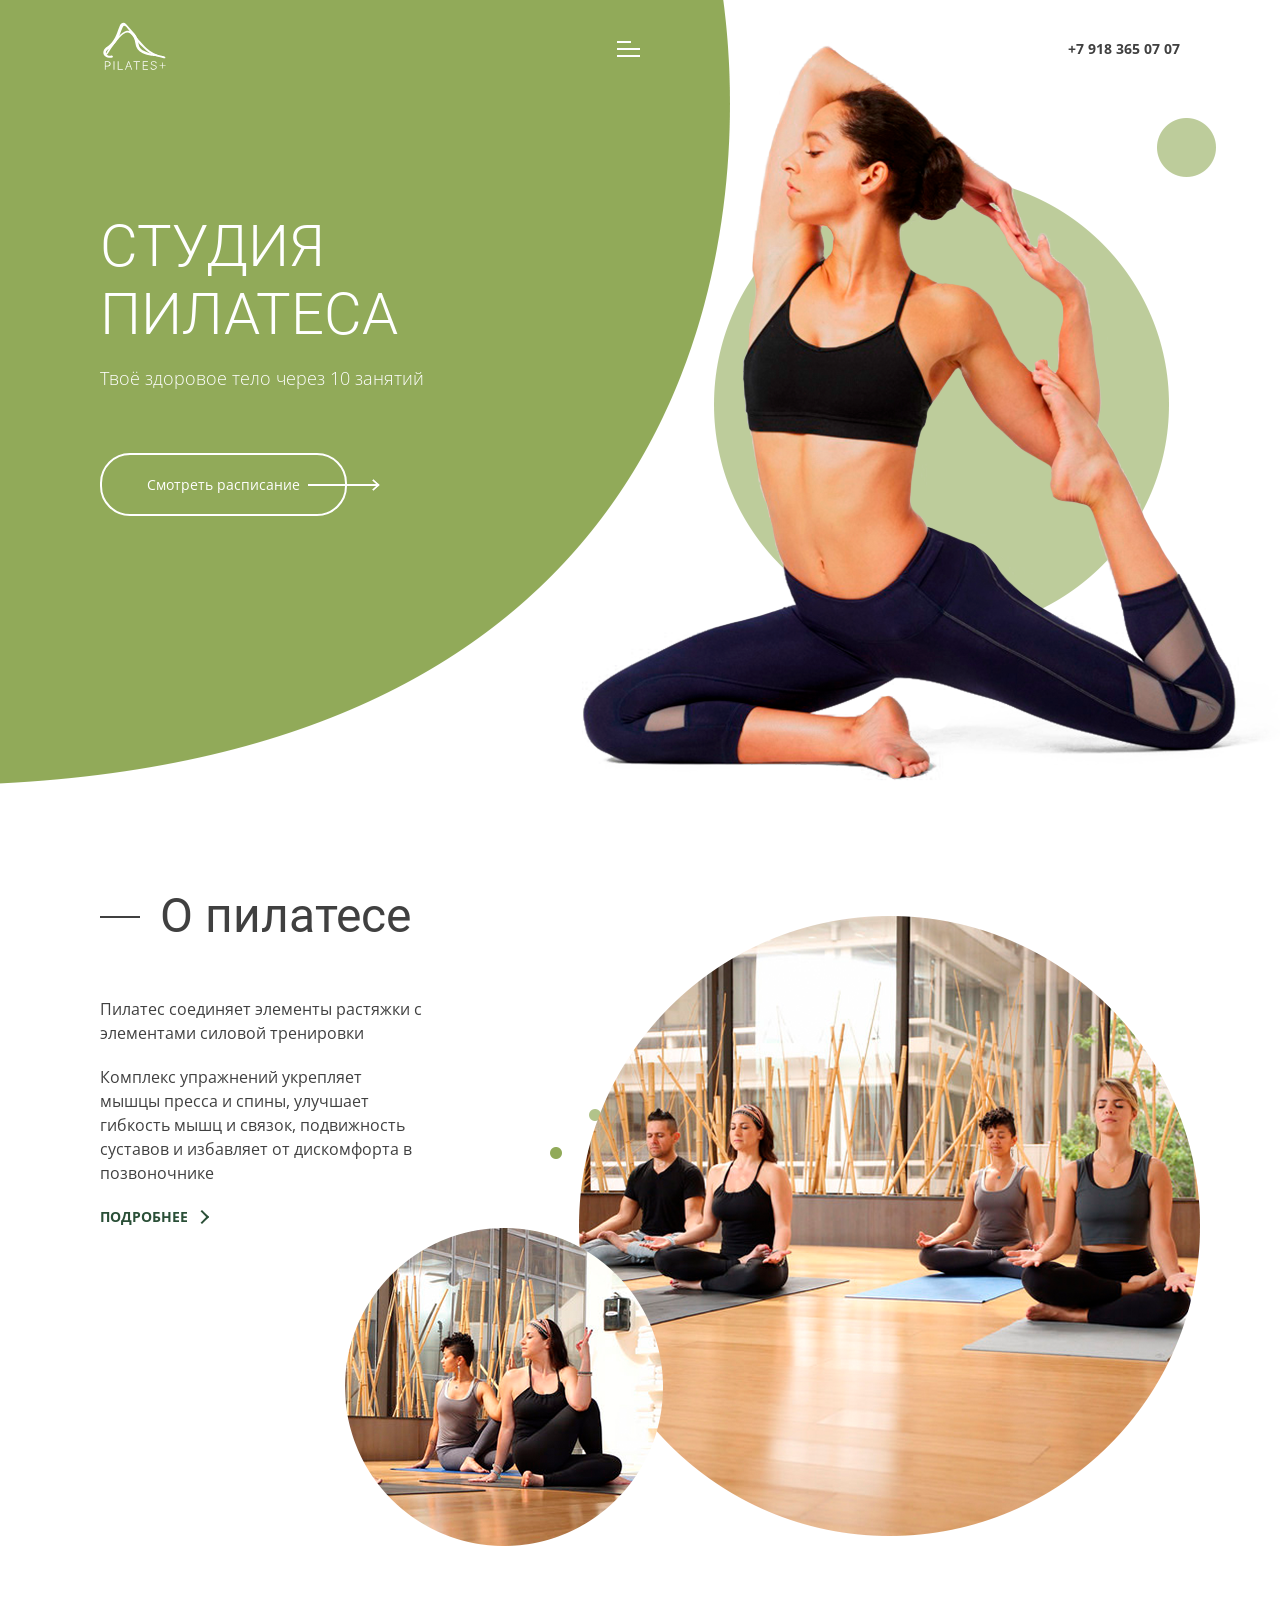
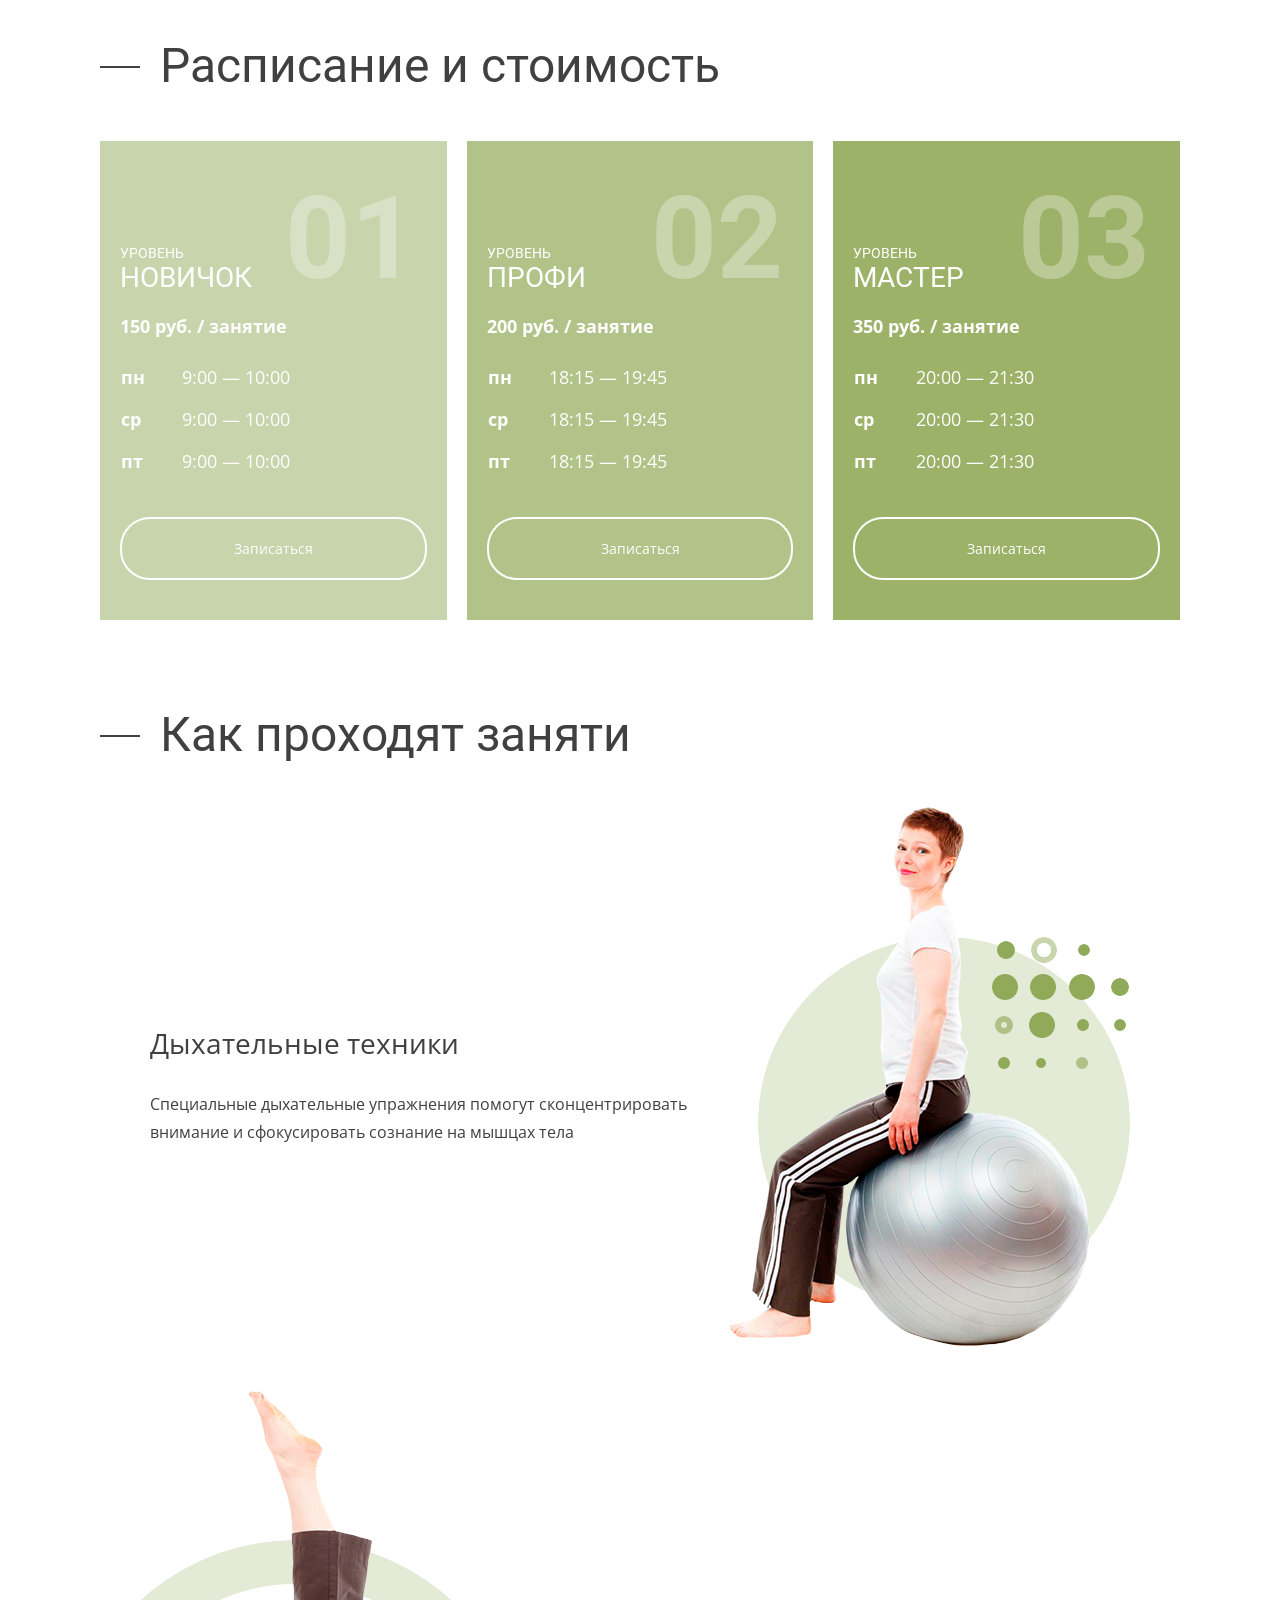
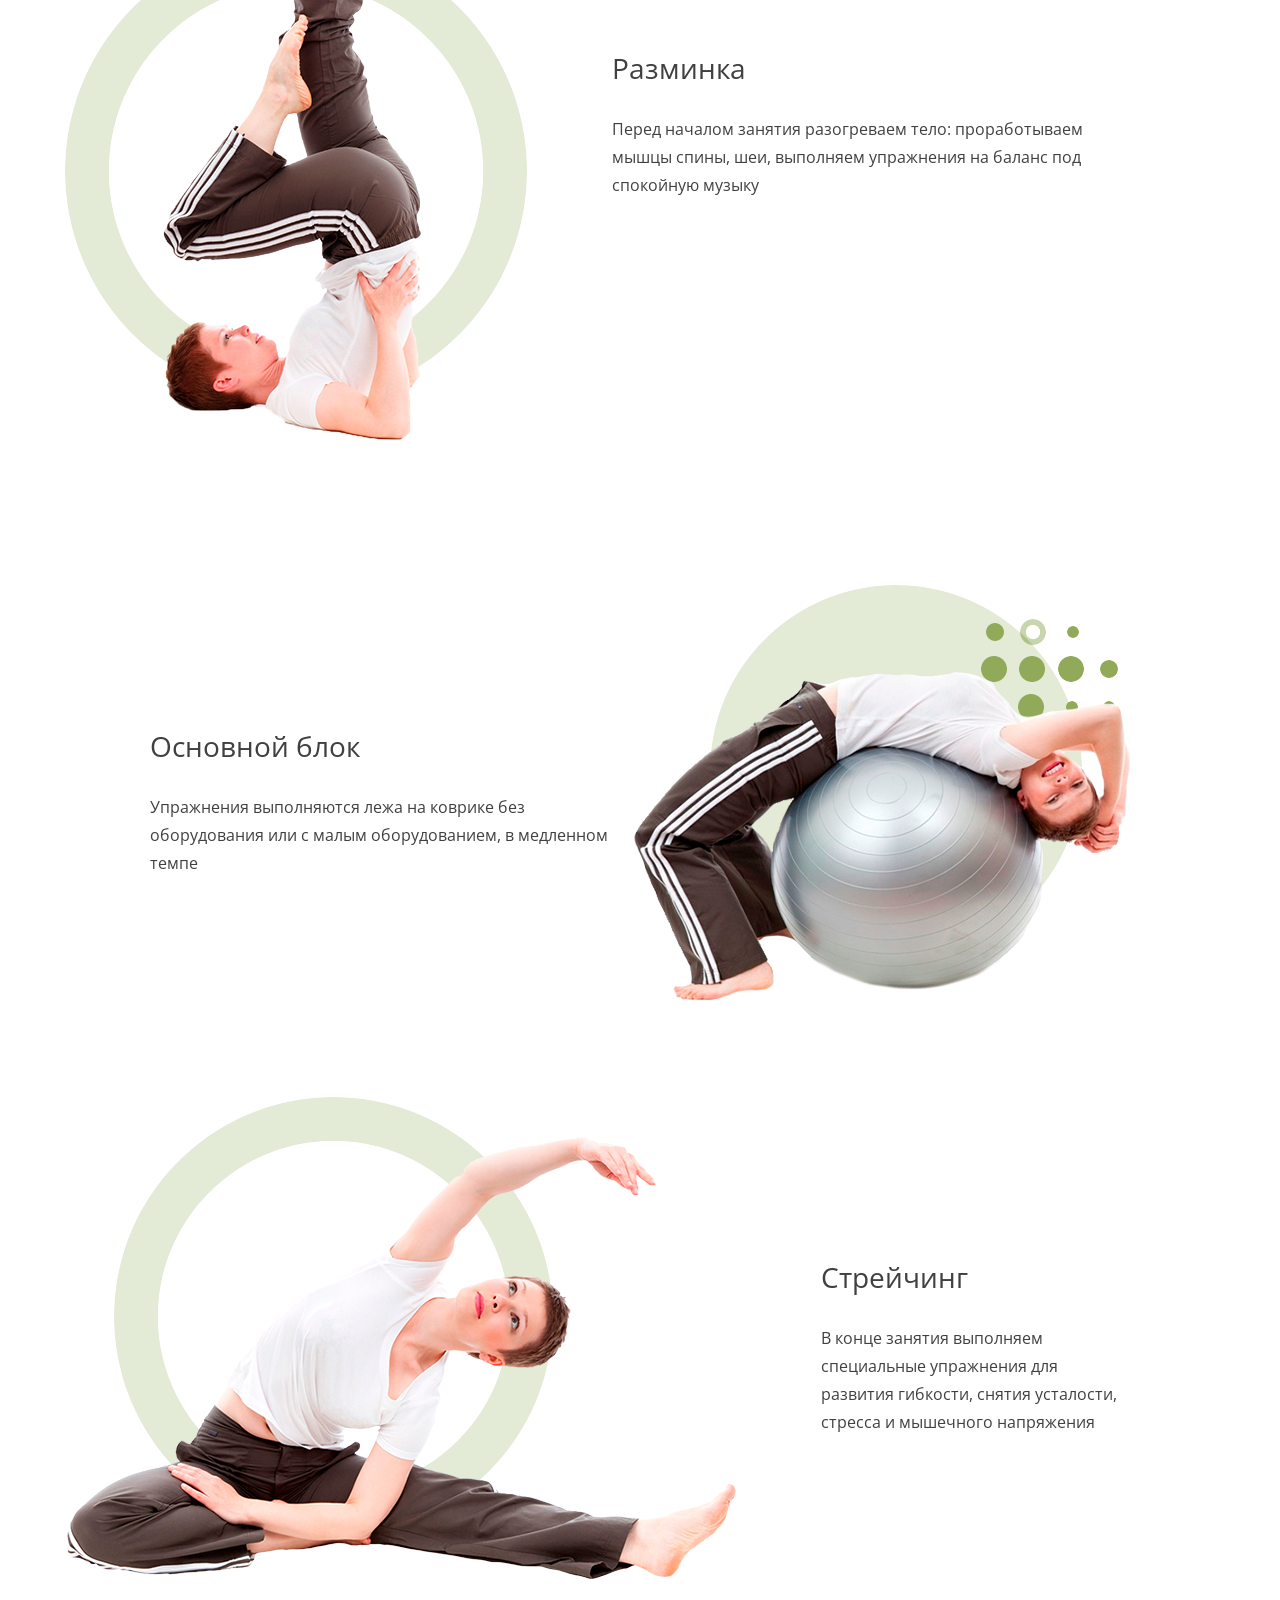
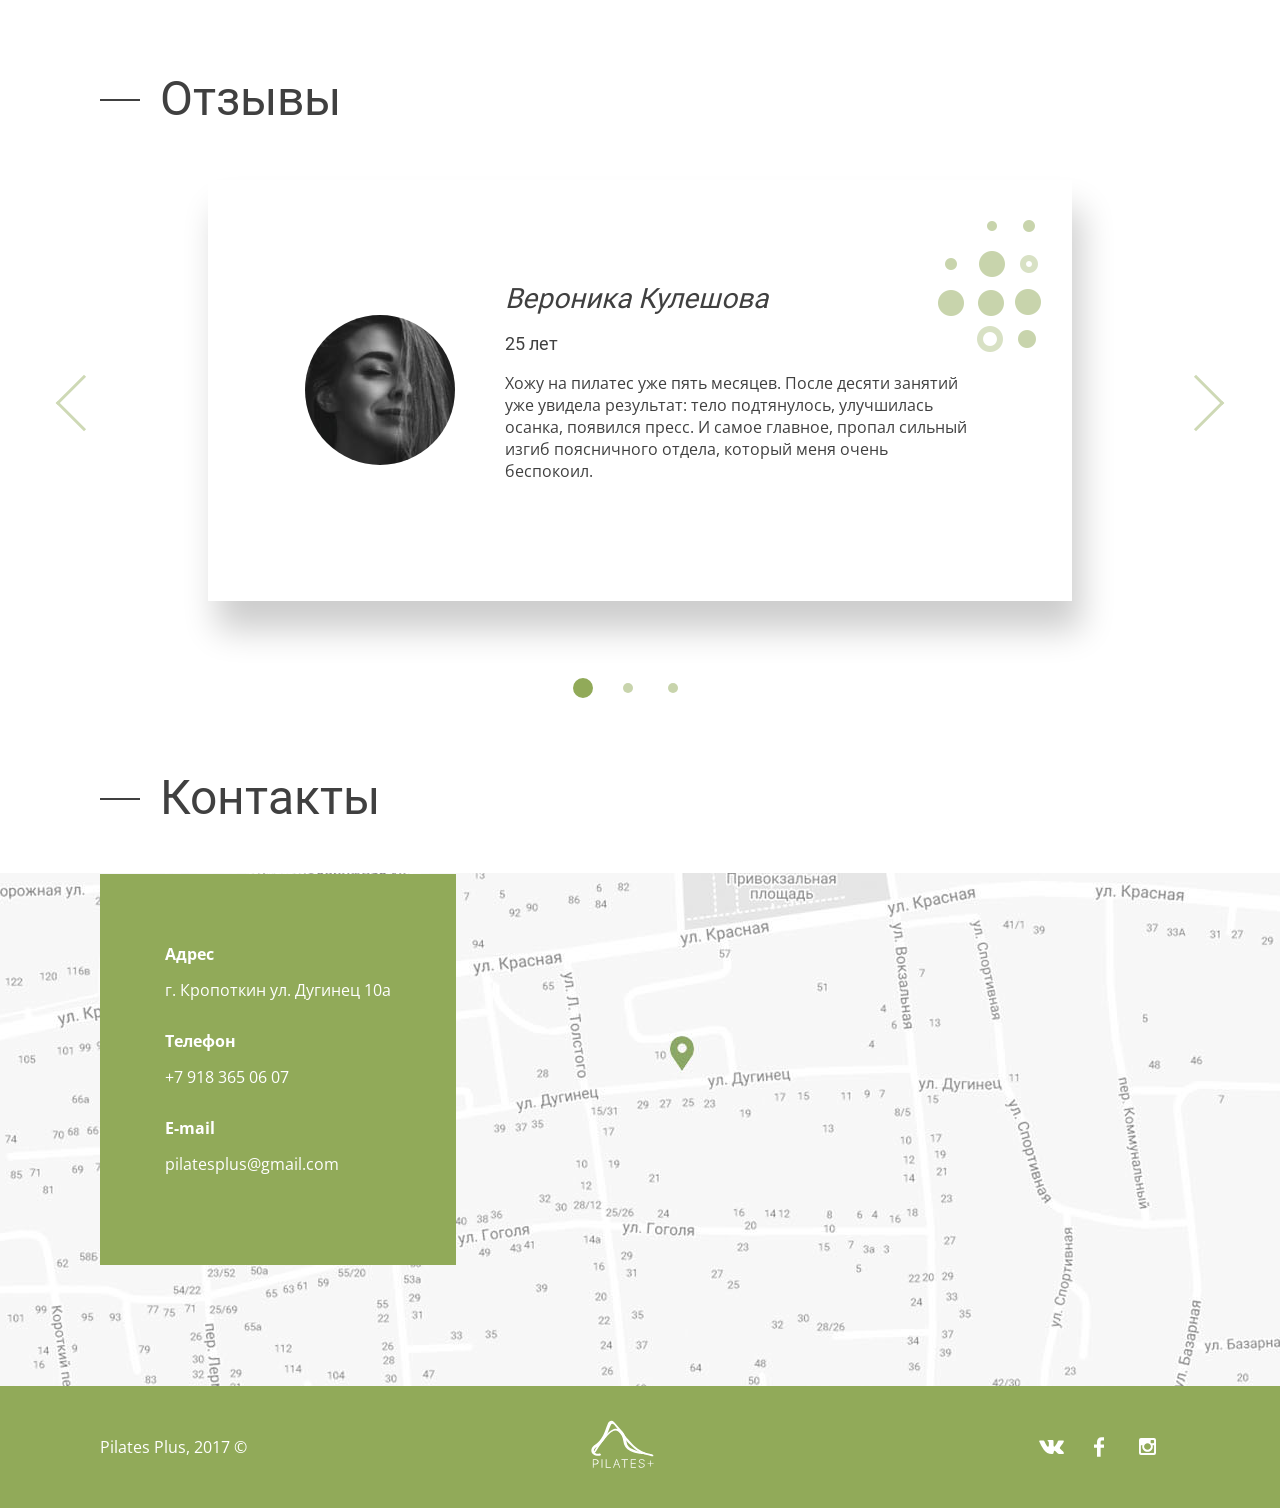
<file: index.html>
<!DOCTYPE html>
<html lang="ru">

<head>
    <meta charset="UTF-8">
    <meta name="viewport" content="width=device-width, initial-scale=1.0">
    <meta http-equiv="X-UA-Compatible" content="ie=edge">
    <link rel="stylesheet" href="styles/normalize.css">
    <link rel="stylesheet" href="styles/fonts.css">
    <link rel="stylesheet" href="styles/style.css">
    <title>Студия йоги Pilates</title>
</head>

<body>
    <header class="main-header">
        <div class="wrapper">
            <nav class="main-header-nav">
                <a href="#" class="logo">
                    <img src="img/logo.svg" width="68" height="52" alt="Pilates+">
                </a>
                <ul class="site-navigation ">
                    <li class="site-navigation-item">
                        <a href="#" id="about-link">О пилатесе</a>
                    </li>
                    <li class="site-navigation-item">
                        <a href="#tarifs" id="tarifs-link">Расписание и стоимость</a>
                    </li>
                    <li class="site-navigation-item">
                        <a href="#" id="price-link">Как проходят занятия</a>
                    </li>
                    <li class="site-navigation-item">
                        <a href="#reviews" id="reviews-link">Отзывы</a>
                    </li>
                    <li class="site-navigation-item">
                        <a href="#social" id="social-link">Контакты</a>
                    </li>
                     <li> <button type="button" class="closeMenu">Закрыть меню</button></li>
                </ul>
                <button type="button" class="burger-menu-btn">Показать меню <img src="./img/burger.png" width="23"
                        height="16" alt="Кнопка навигации"></button>
                <a href="tel:+79183650707" class="header-phone">+7 918 365 07 07</a>
            </nav>
        </div>
    </header>
    <main>
        <section class="main-block">
            <div class="wrapper">
                <h1 class="main-h1">Студия пилатеса</h1>
                <h2 class="visual-hidden">Поразительные результаты уже после нескольких занятий</h2>
                <picture>
                    <source media="(min-width: 751px)" srcset="img/athletic-body.png">
                    <source media="(min-width: 446px)" srcset="img/pad/athletic-body-750.png">
                    <img src="img/phone/athletic-body-320.png" alt="Атлетичное тело">
                </picture>

                <p>Твоё здоровое тело через 10 занятий</p>
                <a href="#tarifs" class="btn btn-main">Смотреть расписание</a>
            </div>
        </section>
        <section class="about-pilates">
            <div class="wrapper">
                <h2 class="headers-h2 about-pilates-h2">О пилатесе</h2>
                <picture> 
                    <source media="(min-width: 1131px)" srcset="img/pilates-studio-photo.png">
                        <source media="(min-width: 456px)" srcset="img/pad/pilates-studio-photo-750.png">
                    <img src="img/phone/pilates-studio-photo-320.png"  alt="Студия Пилатес">
                </picture>                
                <p>Пилатес соединяет элементы растяжки с элементами силовой тренировки</p>
                <p>Комплекс упражнений укрепляет мышцы пресса и спины, улучшает гибкость мышц и связок, подвижность
                    суставов и избавляет от дискомфорта в позвоночнике</p>
                <a href="#" class="btn-more">Подробнее <i class="arrow right"></i></a>
            </div>
        </section>
        <section class="tarifs" id="tarifs">
            <div class="wrapper">
                <h2 class="headers-h2 tarifs-h2">Расписание и стоимость</h2>
                <ul class="tarifs-list">
                    <li class="tarifs-list-item">
                        <h3>Уровень <span>Новичок</span></h3>
                        <p>150 руб. / занятие</p>
                        <table>
                            <tr>
                                <th>
                                    пн
                                </th>
                                <td><time datetime="09:00">9:00</time> — <time datetime="10:00">10:00</time></td>
                            </tr>
                            <tr>
                                <th>
                                    ср
                                </th>
                                <td><time datetime="09:00">9:00</time> — <time datetime="10:00">10:00</time></td>
                            </tr>
                            <tr>
                                <th>
                                    пт
                                </th>
                                <td><time datetime="09:00">9:00</time> — <time datetime="10:00">10:00</time></td>
                            </tr>
                        </table>
                        <a href="#" class="btn btn-tarifs">Записаться <span class="visual-hidden">на уровень
                                «Новичок»</span>
                        </a>
                    </li>
                    <li class="tarifs-list-item">
                        <h3>Уровень <span>Профи</span></h3>
                        <p>200 руб. / занятие</p>
                        <table>
                            <tr>
                                <th>
                                    пн
                                </th>
                                <td><time datetime="18:15">18:15</time> — <time datetime="19:45">19:45</time>
                                </td>
                            </tr>
                            <tr>
                                <th>
                                    ср
                                </th>
                                <td><time datetime="18:15">18:15</time> — <time datetime="19:45">19:45</time>
                                </td>
                            </tr>
                            <tr>
                                <th>
                                    пт
                                </th>
                                <td><time datetime="18:15">18:15</time> — <time datetime="19:45">19:45</time>
                                </td>
                            </tr>
                        </table>
                        <a href="#" class="btn btn-tarifs">Записаться <span class="visual-hidden">на уровень
                                «Профи»</span>
                        </a>
                    </li>
                    <li class="tarifs-list-item">
                        <h3>Уровень <span>Мастер</span></h3>
                        <p>350 руб. / занятие</p>
                        <table>
                            <tr>
                                <th>
                                    пн
                                </th>
                                <td><time datetime="20:00">20:00</time> — <time datetime="21:30">21:30</time>
                                </td>
                            </tr>
                            <tr>
                                <th>
                                    ср
                                </th>
                                <td><time datetime="20:00">20:00</time> — <time datetime="21:30">21:30</time>
                                </td>
                            </tr>
                            <tr>
                                <th>
                                    пт
                                </th>
                                <td><time datetime="20:00">20:00</time> — <time datetime="21:30">21:30</time>
                                </td>
                            </tr>
                        </table>
                        <a href="#" class="btn btn-tarifs">Записаться <span class="visual-hidden">на уровень
                                «Мастер»</span>
                        </a>
                    </li>
                </ul>
            </div>
        </section>
        <section class="how-practice">
            <div class="wrapper">
                <h2 class="headers-h2 how-practice-h2">Как проходят заняти</h2>
                <ul class="practice-list">
                    <li class="practice-item ">
                        <div class="practice-text-container">
                            <h3>Дыхательные техники</h3>
                            <p>Специальные дыхательные упражнения помогут сконцентрировать внимание и сфокусировать
                                сознание
                                на
                                мышцах тела</p>
                        </div>
                        <picture> 
                                <source media="(min-width: 1131px)" srcset="img/tech-1.png">
                                    <source media="(min-width: 456px)" srcset="img/pad/tech-1-750.png">
                                <img src="img/phone/tech-1-320.png"  alt="Студия Пилатес">
                            </picture>                         
                    </li>
                    <li class="practice-item">
                        <div class="practice-text-container">
                            <h3>Разминка</h3>
                            <p>Перед началом занятия разогреваем тело:
                                проработываем мышцы спины, шеи, выполняем упражнения на баланс под спокойную музыку</p>
                        </div>
                        <picture> 
                                <source media="(min-width: 1131px)" srcset="img/tech-2.png">
                                    <source media="(min-width: 456px)" srcset="img/pad/tech-2-750.png">
                                <img src="img/phone/tech-2-320.png"  alt="Студия Пилатес">
                            </picture>  
                    </li>
                    <li class="practice-item">
                        <div class="practice-text-container">
                            <h3>Основной блок</h3>
                            <p>Упражнения выполняются лежа на коврике
                                без оборудования или с малым оборудованием,
                                в медленном темпе </p>
                        </div>
                        <picture> 
                                <source media="(min-width: 1131px)" srcset="img/tech-3.png">
                                    <source media="(min-width: 456px)" srcset="img/pad/tech-3-750.png">
                                <img src="img/phone/tech-3-320.png"  alt="Студия Пилатес">
                            </picture>  
                    </li>
                    <li class="practice-item">
                        <div class="practice-text-container">
                            <h3>Стрейчинг</h3>
                            <p>В конце занятия выполняем специальные упражнения для развития гибкости, снятия усталости,
                                стресса
                                и мышечного напряжения </p>
                        </div>
                        <picture> 
                                <source media="(min-width: 1131px)" srcset="img/tech-4.png">
                                    <source media="(min-width: 456px)" srcset="img/pad/tech-4-750.png">
                                <img src="img/phone/tech-4-320.png"  alt="Студия Пилатес">
                            </picture>  
                    </li>
                </ul>
            </div>
        </section>
        <section class="reviews" id="reviews">
            <div class="wrapper">
                <h2 class="headers-h2 reviews-h2">Отзывы</h2>
                <div class="slider">
                    <div class="slider-wrapper">
                        <div class="slide slide--active" id="slide-1">
                            <blockquote>
                                <img src="img/user001.jpg" width="150" height="150" alt="Отзыв Вероники">
                                <div class="blockquote-text">
                                    <cite>Вероника Кулешова</cite>
                                    <p class="age">25 лет</p>
                                    <p>Хожу на пилатес уже пять месяцев. После десяти занятий уже увидела результат:
                                        тело
                                        подтянулось, улучшилась осанка, появился пресс. И самое главное, пропал сильный
                                        изгиб
                                        поясничного отдела, который меня очень беспокоил.
                                    </p>
                                </div>
                            </blockquote>
                        </div>
                        <div class="slide" id="slide-2">
                            <blockquote>
                                <img src="img/user010.jpg" width="150" height="150" alt="Отзыв Надежды">
                                <div class="blockquote-text">
                                    <cite>Надежда Петрова</cite>
                                    <p class="age">23 года</p>
                                    <p>Начала заниматься пилатесом по достаточно банальной причине – хотелось
                                        поддерживать
                                        хорошую
                                        форму, и не ездить на занятия далеко от дома. занятие пилатесом с инвентарем Зал
                                        пилатеса
                                        был буквально через дорогу, поэтому и записалась туда.
                                    </p>
                                </div>
                            </blockquote>
                        </div>
                        <div class="slide" id="slide-3">
                            <blockquote>
                                <img src="img/user107.jpg" width="150" height="150" alt="Отзыв Оксаны">
                                <div class="blockquote-text">
                                    <cite>Оксана Тодоренко</cite>
                                    <p class="age">19 лет</p>
                                    <p>У меня был печальный опыт занятий пилатесом, связанный с некомпетентностью
                                        инструктора,
                                        который проводил тренировки. Я занималась пилатесом 2 месяца, а потом забросила.
                                    </p>
                                </div>
                            </blockquote>
                        </div>
                    </div>
                </div>
                <button type="button" id="left" class="slider-btn slider-btn-prev">Назад</button>
                <button type="button" id="right" class="slider-btn slider-btn-next">Вперед</button>
                <div class="slider-control-block">
                    <div class="slider-control-item">
                        <label for="slide-1-check">
                            <input type="radio" checked name="slide-1-check" id="slide-1-check"
                                class="radio slide--active">
                            <span class="text">Отзыв 1</span>
                        </label>
                    </div>
                    <div class="slider-control-item">
                        <label for="slide-2-check">
                            <input type="radio" name="slide-1-check" id="slide-2-check" class="radio">
                            <span class="text">Отзыв 2</span>
                        </label>
                    </div>
                    <div class="slider-control-item">
                        <label for="slide-3-check">
                            <input type="radio" name="slide-1-check" id="slide-3-check" class="radio">
                            <span class="text">Отзыв 3</span>
                        </label>
                    </div>
                </div>
            </div>
        </section>
        <section class="contacts">
            <div class="wrapper">
                <h2 class="headers-h2 contacts-h2">Контакты</h2>
                <dl class="contact-list">
                    <dt>Адрес</dt>
                    <dd>г. Кропоткин ул. Дугинец 10а</dd>
                    <dt>Телефон</dt>
                    <dd><a href="tel:79183650607">+7 918 365 06 07</a></dd>
                    <dt>E-mail</dt>
                    <dd><a href="mailto:pilatesplus@gmail.com">pilatesplus@gmail.com</a></dd>
                </dl>
            </div>
            <div class="map-wrapper">
                    <iframe src="https://www.google.com/maps/embed?pb=!1m18!1m12!1m3!1d2799.807240850335!2d40.570319899999994!3d45.433386899999995!2m3!1f0!2f0!3f0!3m2!1i1024!2i768!4f13.1!3m3!1m2!1s0x40fa466caee8345f%3A0x35b75298f6d78e58!2z0YPQuy4g0JTRg9Cz0LjQvdC10YYsIDEw0LAsINCa0YDQvtC_0L7RgtC60LjQvSwg0JrRgNCw0YHQvdC-0LTQsNGA0YHQutC40Lkg0LrRgNCw0LksIDM1MjM4MA!5e0!3m2!1sru!2sru!4v1651653474677!5m2!1sru!2sru" width="1366" height="513" style="border:0;" loading="lazy" referrerpolicy="no-referrer-when-downgrade" allowfullscreen ></iframe>
            </div>
        </section>
    </main>
    <footer class="footer-nav" id="social">
        <div class="wrapper">
            <p class="trademarks">Pilates Plus, 2017 ©</p>
            <a href="#" class="footer-logo">
                <img src="img/logo.svg" width="68" height="52" alt="Pilates+">
            </a>
            <ul class="footer-social-list">
                <li class="vk">
                    <a href="#">
                        ВКонтакте
                    </a>
                </li>
                <li class="fb">
                    <a href="#">
                        Facebook
                    </a>
                </li>
                <li class="instagram">
                    <a href="#">
                        Instagram
                    </a>
                </li>
            </ul>
        </div>
    </footer>
    <section class="write-popup">
        <div class="form-wrapper">
            <div class="form-container">
                <h2>Хочешь записаться на занятие?</h2>
                <p>Оставьте контакты и наши менеджеры свяжуться в ближайшее время</p>
                <form action="#" method="POST" class="callback-form" name="callback-form">
                    <label for="callback-form-name" class="visual-hidden">Имя</label>
                    <input type="text" name="callback-form-name" id="callback-form-name" placeholder="Имя" autofocus>
                    <label for="callback-form-phone" class="visual-hidden">Телефон</label>
                    <input type="text" name="callback-form-phone" id="callback-form-phone" placeholder="Телефон">
                    <label for="callback-form-email" class="visual-hidden">E-mail</label>
                    <input type="email" name="callback-form-email" id="callback-form-email" placeholder="E-mail">
                    <input type="checkbox" name="callback-form-agree" id="callback-form-agree" checked
                        class="visual-hidden">
                    <label for="callback-form-agree" class="callback-form-agree">Я согласен на обработку персональных
                        данных</label>
                    <button type="submit" class="register-btn">Записаться</button>

                </form>
                <button type="button" class="close-form-btn" title="Закрыть фому">Закрыть форму</button>
            </div>
        </div>
    </section>
    <script src="js/slider.js"></script>
</body>
</html>
</file>
<file: styles/fonts.css>
/* roboto-300 - latin_cyrillic */
@font-face {
    font-family: 'Roboto';
    font-style: normal;
    font-weight: 300;
    src: url('../fonts/roboto-v29-latin_cyrillic-300.eot'); /* IE9 Compat Modes */
    src: local(''),
         url('../fonts/roboto-v29-latin_cyrillic-300.eot?#iefix') format('embedded-opentype'), /* IE6-IE8 */
         url('../fonts/roboto-v29-latin_cyrillic-300.woff2') format('woff2'), /* Super Modern Browsers */
         url('../fonts/roboto-v29-latin_cyrillic-300.woff') format('woff'), /* Modern Browsers */
         url('../fonts/roboto-v29-latin_cyrillic-300.ttf') format('truetype'), /* Safari, Android, iOS */
         url('../fonts/roboto-v29-latin_cyrillic-300.svg#Roboto') format('svg'); /* Legacy iOS */
  }
  
  /* roboto-regular - latin_cyrillic */
  @font-face {
    font-family: 'Roboto';
    font-style: normal;
    font-weight: 400;
    src: url('../fonts/roboto-v29-latin_cyrillic-regular.eot'); /* IE9 Compat Modes */
    src: local(''),
         url('../fonts/roboto-v29-latin_cyrillic-regular.eot?#iefix') format('embedded-opentype'), /* IE6-IE8 */
         url('../fonts/roboto-v29-latin_cyrillic-regular.woff2') format('woff2'), /* Super Modern Browsers */
         url('../fonts/roboto-v29-latin_cyrillic-regular.woff') format('woff'), /* Modern Browsers */
         url('../fonts/roboto-v29-latin_cyrillic-regular.ttf') format('truetype'), /* Safari, Android, iOS */
         url('../fonts/roboto-v29-latin_cyrillic-regular.svg#Roboto') format('svg'); /* Legacy iOS */
  }
  
  /* roboto-700 - latin_cyrillic */
  @font-face {
    font-family: 'Roboto';
    font-style: normal;
    font-weight: 700;
    src: url('../fonts/roboto-v29-latin_cyrillic-700.eot'); /* IE9 Compat Modes */
    src: local(''),
         url('../fonts/roboto-v29-latin_cyrillic-700.eot?#iefix') format('embedded-opentype'), /* IE6-IE8 */
         url('../fonts/roboto-v29-latin_cyrillic-700.woff2') format('woff2'), /* Super Modern Browsers */
         url('../fonts/roboto-v29-latin_cyrillic-700.woff') format('woff'), /* Modern Browsers */
         url('../fonts/roboto-v29-latin_cyrillic-700.ttf') format('truetype'), /* Safari, Android, iOS */
         url('../fonts/roboto-v29-latin_cyrillic-700.svg#Roboto') format('svg'); /* Legacy iOS */
  }
  
  /* open-sans-300 - latin_cyrillic */
@font-face {
    font-family: 'Open Sans';
    font-style: normal;
    font-weight: 300;
    src: url('../fonts/open-sans-v28-latin_cyrillic-300.eot'); /* IE9 Compat Modes */
    src: local(''),
         url('../fonts/open-sans-v28-latin_cyrillic-300.eot?#iefix') format('embedded-opentype'), /* IE6-IE8 */
         url('../fonts/open-sans-v28-latin_cyrillic-300.woff2') format('woff2'), /* Super Modern Browsers */
         url('../fonts/open-sans-v28-latin_cyrillic-300.woff') format('woff'), /* Modern Browsers */
         url('../fonts/open-sans-v28-latin_cyrillic-300.ttf') format('truetype'), /* Safari, Android, iOS */
         url('../fonts/open-sans-v28-latin_cyrillic-300.svg#OpenSans') format('svg'); /* Legacy iOS */
  }
  
  /* open-sans-regular - latin_cyrillic */
  @font-face {
    font-family: 'Open Sans';
    font-style: normal;
    font-weight: 400;
    src: url('../fonts/open-sans-v28-latin_cyrillic-regular.eot'); /* IE9 Compat Modes */
    src: local(''),
         url('../fonts/open-sans-v28-latin_cyrillic-regular.eot?#iefix') format('embedded-opentype'), /* IE6-IE8 */
         url('../fonts/open-sans-v28-latin_cyrillic-regular.woff2') format('woff2'), /* Super Modern Browsers */
         url('../fonts/open-sans-v28-latin_cyrillic-regular.woff') format('woff'), /* Modern Browsers */
         url('../fonts/open-sans-v28-latin_cyrillic-regular.ttf') format('truetype'), /* Safari, Android, iOS */
         url('../fonts/open-sans-v28-latin_cyrillic-regular.svg#OpenSans') format('svg'); /* Legacy iOS */
  }
  
  /* open-sans-700 - latin_cyrillic */
  @font-face {
    font-family: 'Open Sans';
    font-style: normal;
    font-weight: 700;
    src: url('../fonts/open-sans-v28-latin_cyrillic-700.eot'); /* IE9 Compat Modes */
    src: local(''),
         url('../fonts/open-sans-v28-latin_cyrillic-700.eot?#iefix') format('embedded-opentype'), /* IE6-IE8 */
         url('../fonts/open-sans-v28-latin_cyrillic-700.woff2') format('woff2'), /* Super Modern Browsers */
         url('../fonts/open-sans-v28-latin_cyrillic-700.woff') format('woff'), /* Modern Browsers */
         url('../fonts/open-sans-v28-latin_cyrillic-700.ttf') format('truetype'), /* Safari, Android, iOS */
         url('../fonts/open-sans-v28-latin_cyrillic-700.svg#OpenSans') format('svg'); /* Legacy iOS */
  }
  
  /* open-sans-800 - latin_cyrillic */
  @font-face {
    font-family: 'Open Sans';
    font-style: normal;
    font-weight: 800;
    src: url('../fonts/open-sans-v28-latin_cyrillic-800.eot'); /* IE9 Compat Modes */
    src: local(''),
         url('../fonts/open-sans-v28-latin_cyrillic-800.eot?#iefix') format('embedded-opentype'), /* IE6-IE8 */
         url('../fonts/open-sans-v28-latin_cyrillic-800.woff2') format('woff2'), /* Super Modern Browsers */
         url('../fonts/open-sans-v28-latin_cyrillic-800.woff') format('woff'), /* Modern Browsers */
         url('../fonts/open-sans-v28-latin_cyrillic-800.ttf') format('truetype'), /* Safari, Android, iOS */
         url('../fonts/open-sans-v28-latin_cyrillic-800.svg#OpenSans') format('svg'); /* Legacy iOS */
  }
</file>
<file: styles/style.css>
html {
    box-sizing: border-box;
    scroll-behavior: smooth;
}

*,
*::before,
*::after {
    box-sizing: inherit
}

:root {
    --main-text-color: #fff;
    --header-color: #404040;
}

body {
    font-family: "Open Sans", sans-serif;
    font-weight: 400;
    font-size: 16px;
    color: #404040;
    background: url("../img/bg.png") no-repeat top center;
}

main {
    overflow: hidden;
    padding-top: 40px;
    margin-top: -40px;
}

.wrapper {
    position: relative;
    max-width: 1366px;
    padding: 0 100px;
    margin: 0 auto;
}



/*--- Разметка Headre ---*/

.main-header {
    position: relative;
    z-index: 99;
    padding-top: 20px;
}

/*--- Разметка Навигации ---*/
.main-header-nav {
    display: flex;
    align-items: center;
    justify-content: flex-start;
}

.main-header-nav .logo {
    margin-right: 20px;
}

.site-navigation {
    list-style: none;
    display: none;
    position: absolute;
    right: 0;
    left: 0;
    top:-40px;
    padding: 125px;
    height: 790px;
    background-color: #91aa59;
    text-align: center;     
   
}

.menu-show{
    display: block;
    z-index: 200;    
}



.closeMenu {
    position: absolute;
    top: 10%;
    right: 10%;
    border: none;
    cursor: pointer;
    width: 40px;
    height: 40px;
    font-size: 0;
    background: transparent;
}


.closeMenu::before {
    content: "";
    position: absolute;
    width: 40px;
    height: 3px;
    top: 15px;
    left: 2px;
    background-color: #fff;
}

.closeMenu::after {
    content: "";
    position: absolute;
    width: 40px;
    height: 3px;
    top: 15px;
    left: 2px;
    background-color: #fff;
}

.closeMenu::after {
    transform: rotate(45deg);
}

.closeMenu::before {
    transform: rotate(-45deg);
}

.site-navigation-item:not(:last-child) {
    margin-right: 10px;
}

.site-navigation-item a {
    font-family: "Roboto", serif;
    text-decoration: none;
    font-size: 36px;
    font-weight: 800;
    line-height: 60px;
    color: var(--main-text-color);
    transition: color .2s linear;
}

.site-navigation-item a:hover {
    color: #404040;
}

.main-header-nav .header-phone {
    margin-left: auto;
    text-decoration: none;
    font-size: 14px;
    font-weight: bold;
    color: inherit;
    transition: .3s linear;
}

.header-phone:hover{
    opacity: .6;
}

.burger-menu-btn {   
    font-size: 0;
    border: 0;
    background: transparent;
    cursor: pointer;
    margin-left: auto;
}

.burger-menu-btn img {
    width: 23px;
    height: 16px;
}

/*--- Разметка Навигации end ---*/

/*--- Main блок start ---*/

.main-block {
    position: relative;
    padding-top: 135px;
    padding-bottom: 285px;
}

.main-block picture {
    position: absolute;
    top: -170px;
    right: -25px;
    z-index: -1;
}

.main-h1 {
    font-family: "Roboto", serif;
    font-size: 58px;
    font-weight: 300;
    color: var(--main-text-color);
    text-transform: uppercase;
    width: 350px;
    display: block;
    margin: 0;
}

.btn {
    position: relative;
    display: inline-block;
    border: 2px solid #fff;
    border-radius: 30px;
    padding: 20px 45px;
    color: #fff;
    font-size: 14px;
    transition: color 0.2s linear;

}

.btn-main {
    margin-top: 45px;
}

.btn:hover {
    color: #404040;
}


.btn::after {
    position: absolute;
    content: "";
    width: 72px;
    height: 12px;
    background: url("../img/arrow.png") no-repeat center;
    top: 50%;
    right: -35px;
    transform: translateY(-50%);
}

.main-block p {
    font-family: "Open Sans", sans-serif;
    font-size: 18px;
    color: var(--main-text-color);
    font-weight: 300;
}


/*--- Main блок end ---*/


/*--- About блок start ---*/

.about-pilates {
    position: relative;
    margin-top: 100px;
    margin-bottom: 100px;
    min-height: 650px;
}

.about-pilates::before {
    content: "";
    position: absolute;
    width: 134px;
    height: 132px;
    background: url("../img/dots.png") no-repeat center;
    top: 32%;
    left: 43%;
    z-index: -2;
}

.about-pilates picture {
    position: absolute;
    z-index: -1;
    right: 80px;
    top: 15px;
}


/*--- Стили заголовков H2 на странице ---*/

.headers-h2 {
    display: inline-block;
    position: relative;
    font-family: "Roboto", serif;
    font-weight: 400;
    font-size: 48px;
    line-height: 30px;
    margin: 0;
}

.headers-h2::before {
    content: "";
    position: absolute;
    width: 40px;
    height: 2px;
    background-color: #404040;
    left: 0;
    top: 50%;
}

/*--- Стили заголовков H2 на странице end ---*/

.about-pilates-h2 {
    padding-left: 60px;
    margin-bottom: 50px;
}


.about-pilates p {
    padding-right: 70%;
    line-height: 24px;
    margin-bottom: 20px;
}

.btn-more {
    font-size: 14px;
    text-transform: uppercase;
    font-weight: 600;
    color: #2a4f37;
    transition: 0.2s;
}

.btn-more:hover {
    opacity: 0.7;
}

i {
    border: solid #2a4f37;
    border-width: 0 2px 2px 0;
    display: inline-block;
    padding: 4px;
    margin-left: 5px;
}

.right {
    transform: rotate(-45deg);
    -webkit-transform: rotate(-45deg);
}


/*--- About блок end ---*/

/*--- Блок тарифов start ---*/

.tarifs {
    margin-bottom: 100px;
}

.tarifs-h2 {
    padding-left: 60px;
    margin: 0;
    margin-bottom: 60px;
}

.tarifs-list {
    list-style: none;
    display: flex;
    justify-content: space-between;
    align-items: center;
    margin: 0;
    padding: 0;
    color: #fff;
}

.tarifs-list-item {
    position: relative;
    width: calc(100% / 3);
    padding: 180px 70px 90px 70px;
    background-color: #c8d4ac;
}

.tarifs-list-item:not(:last-child) {
    margin-right: 20px;
}

.tarifs-list-item:nth-child(2) {
    background-color: #b2c38a;
}

.tarifs-list-item:nth-child(3) {
    background-color: #9cb269;
}

.tarifs-list-item h3 {
    font-family: "Roboto", serif;
    font-size: 14px;
    text-transform: uppercase;
    font-weight: 500;
    margin-bottom: 20px;
    position: relative;
}

.tarifs-list-item h3 span {
    display: block;
    font-size: 28px;
}

.tarifs-list-item p {
    font-family: "Open Sans", sans-serif;
    font-weight: 700;
    font-size: 18px;
}

.tarifs-list-item::before {
    content: "01";
    position: absolute;
    font-size: 210px;
    font-family: "Roboto", serif;
    font-weight: 900;
    top: 20px;
    right: 40px;
    opacity: .3;

}

.tarifs-list-item:nth-child(2)::before {
    content: "02";
}

.tarifs-list-item:nth-child(3)::before {
    content: "03";
}

table {
    table-layout: fixed;
    width: 100%;
    border-collapse: collapse;
    font-size: 18px;
    line-height: 40px;
    margin-bottom: 35px;
}

th {
    width: 20%;
}

.btn-tarifs {
    padding: 20px 65px;
}


/*--- Блок тарифов end ---*/


/*--- Блок практик start ---*/
.how-practice-h2 {
    padding-left: 60px;
    margin: 0;

}

.practice-list {
    list-style: none;
    padding: 0 90px;
    margin-top: 50px;
}

.practice-item {
    position: relative;
    display: flex;
    align-items: center;
    justify-content: space-between;
    margin-bottom: 90px;
}

.practice-item:nth-child(2) {
    top: -50px;
}



.practice-item h3 {
    font-size: 28px;
    font-weight: 400;

}

.practice-item p {
    line-height: 28px;
}

.practice-text-container {
    position: relative;
    z-index: 99;

}

.practice-item:nth-child(even) .practice-text-container {
    order: 1;
}


.practice-item picture {
    position: relative;

}

.practice-item:nth-child(even) picture {
    left: -85px;
}


/*--- Блок практик end ---*/


/*--- Блок отзывов start ---*/

.reviews {
    margin-top: 100px;
}

.reviews-h2 {
    padding-left: 60px;
    margin: 0;
}


.slider {
    max-width: 80%;
    margin: 60px auto;
    overflow: hidden;
    box-shadow: 9px 29px 32px rgba(0, 0, 0, 0.2);
}

.slider  img{
    pointer-events: none;
}

.slider-wrapper {
    display: flex;  
    transition: all ease 1s;
}


.slide {
    position: relative;
    background-color: #fff;
}

.slide::after {
    content: "";
    position: absolute;
    width: 115px;
    height: 132px;
    background: url("../img/dots-2.png") no-repeat center;
    top: 40px;
    right: 25px;
}

.slide blockquote {
    display: flex;
    justify-content: center;
    align-items: center;
    padding-top: calc(100% - 90%);
    padding-bottom: calc(100% - 90%);
    z-index: 99;
}

blockquote img {
    margin-right: 50px;
    border-radius: 50%;
}

.blockquote-text {
    width: calc(100% - 40%);
}

blockquote cite {
    font-family: "Roboto", serif;
    font-size: 28px;
}

.age {
    font-family: "Roboto", serif;
    font-size: 18px;
}

.slider-btn {
    position: absolute;
    width: 40px;
    height: 40px;
    border: solid #ced9b5;
    border-width: 0 3px 3px 0;
    background: none;
    font-size: 0;
    padding: 4px;
    cursor: pointer;
}

.slider-btn-prev {
    top: 50%;
    left: 5%;
    transform: translate(-50%, -5%);
    transform: rotate(-225deg);
    -webkit-transform: rotate(-225deg);
}

.slider-btn-next {
    top: 50%;
    right: 5%;
    transform: translate(-50%, -5%);
    transform: rotate(-45deg);
    -webkit-transform: rotate(-45deg);
}

.slider-control-block {
    display: flex;
    justify-content: center;
}

.slider-control-item {
    margin-right: 25px;
    cursor: pointer;
}

.slider-control-item label {
    cursor: pointer;
}


.slider-control-item .radio {
    display: none;
}

.text {
    position: relative;
    padding-left: 20px;
    font-size: 0;
    display: inline-block;
}

.text::before {
    content: "";
    width: 10px;
    height: 10px;
    position: absolute;
    background: #c8d4ac;
    border-radius: 50%;
    top: 5px;
    left: 5px;
}


.text::after {
    content: "";
    position: absolute;
    display: block;
    width: 10px;
    height: 10px;
    border-radius: 50%;
    top: 0;
    left: 0;
    border: 10px solid #91aa59;
    opacity: 0;
    transition: opacity 0.5s ease;

}

.slide--active+.text::after {
    opacity: 1;

}

/*--- Блок отзывов end ---*/

/*--- Блок контактов start ---*/

.contacts {
    margin-top: 100px;
}

.contacts-h2 {
    padding-left: 60px;
    margin: 0;
    margin-bottom: 60px;
}

.contact-list {
    position: absolute;
    top: 75px;
    left: 100px;
    background-color: #91aa59;
    padding: 65px;
    color: var(--main-text-color);
    z-index: 99;

}

dt {
    font-weight: 600;
    line-height: 30px;
    margin-bottom: 10px;

}

.contact-list dd {
    margin: 0;
    padding: 0;
    line-height: 22px;
    margin-bottom: 25px;

}

.contact-list dd a {
    color: var(--main-text-color);
    outline: none;
    transition: .3s linear;
}

.contact-list a:hover {
    color: #404040;   
}

.map-wrapper {
    max-width: 1366px;
    width: 100%;
    margin: 0 auto;
    height: 513px;
    background: url("../img/map.jpg") no-repeat center;
    background-size: cover;
    overflow: hidden;
    position: relative;
}

.map-wrapper iframe {
    left: 0;
    top: 0;
    height: 100%;
    width: 100%;
    position: absolute;
}


/*--- Блок контактов end ---*/


/*--- Блок footer start ---*/

footer {
    margin: 0;
    padding: 0;
}

footer .wrapper {
    background: #91aa59;
    padding-top: 30px;
    padding-bottom: 30px;
}

.footer-nav .wrapper {
    display: flex;
    justify-content: space-between;
    align-items: center;
    color: var(--main-text-color);
}

.footer-social-list {
    list-style: none;
    display: flex;
    align-items: center;
}

.footer-social-list li {
    position: relative;
    color: var(--main-text-color);
    margin-right: 18px;
    padding-left: 30px;
    line-height: 30px;
    font-size: 0;
   
}

.footer-logo, .footer-social-list a{
    transition: .3s linear;
}

.footer-logo:hover, .footer-social-list a:hover{
    opacity: .5;
}

.footer-social-list a::before {
    position: absolute;
    content: "";
    top: 0;
    left: 0;
    width: 30px;
    height: 30px;

}

.vk a::before {
    background: url("../img/vk.svg") no-repeat center;
}

.fb a::before {
    background: url("../img/facebook.svg") no-repeat center;
}

.instagram a::before {
    background: url("../img/instagram.svg") no-repeat center;
}




/*--- Блок footer end ---*/


/*--- Форма записи start ---*/

.write-popup {
    position: fixed;  
    display: none; 
    top: 0;
    left: 0;
    right: 0;
    bottom: 0;
    padding: 0;
    margin: 0;
    background: rgba(0,0,0,.3);
    z-index: 300;
    overflow-y: auto;
}


.form-wrapper {
    position: relative;
    margin: 50px auto; 
    animation: bounce .6s;
    max-width: 1165px;
    width: 100%;
    padding: 125px;   
    background: #fff;
    border-radius: 10px;   
    animation: bounce .6s;
   
}

.form-show {
    display: block;
   
}


@keyframes bounce {
    0% {
        -webkit-transform: scale(0);
        transform: scale(0);
    }

   
    100% {
        -webkit-transform: scale(1);
        transform: scale(1);
    }
}

.form-container {
    text-align: center;   
}

.form-container h2 {
    font-family: "Roboto", serif;
    font-size: 48px;
}

.form-container p {
    font-size: 18px;
}

.callback-form {
    margin-top: 70px;   
    display: flex;
    flex-wrap: wrap;
    justify-content: space-around;
    align-items: center;

}

.callback-form input[type="text"],
input[type="email"] {
    border: none;
    padding: 10px 10px;
    margin-bottom: 80px;
    outline: none;
    border: 3px solid transparent;
    border-bottom: 3px solid black;
    
}

.callback-form input:focus{
    border-color: #000;
}


.callback-form-agree {
    position: relative;
    font-size: 18px;
    text-align: left;
    display: block;
    padding-left: 50px;
    cursor: pointer;
}

.callback-form-agree::before {
    position: absolute;
    content: "";
    width: 40px;
    height: 40px;
    top: -5px;
    left: 0;
    background-color: #91aa59;
}

.callback-form-agree::after {
    position: absolute;
    content: "";
    width: 10px;
    height: 20px;
    border: solid #fff;
    border-width: 0 3px 3px 0;
    background: none;
    top: 0px;
    left: 15px;
    font-size: 0;
    padding: 1px;
    cursor: pointer;
    border-radius: 2px;
    opacity: 0;
}

.callback-form-agree::after {
    transform: rotate(45deg);
}

#callback-form-agree:checked+.callback-form-agree::after {
    opacity: 1;
}

#callback-form-agree:focus+.callback-form-agree::before{
    background-color: #6e9020;
}

.register-btn {  
    font-size: 18px;
    font-weight: 700;
    color: #fff;
    padding: 20px 60px;
    border-radius: 50px;
    cursor: pointer;
    background-color: #91aa59;
    border: 0;
    transition: .3s ease;
}

.register-btn:hover, .register-btn:focus{
    background-color: #6e9020;
}

.close-form-btn {
    position: absolute;
    top: 10%;
    right: 10%;
    border: none;
    cursor: pointer;
    width: 40px;
    height: 40px;
    font-size: 0;
    background: transparent
}


.close-form-btn::before {
    content: "";
    position: absolute;
    width: 40px;
    height: 3px;
    top: 15px;
    left: 2px;
    background-color: #404040;
}

.close-form-btn::after {
    content: "";
    position: absolute;
    width: 40px;
    height: 3px;
    top: 15px;
    left: 2px;
    background-color: #404040;
}

.close-form-btn::after {
    transform: rotate(45deg);
}

.close-form-btn::before {
    transform: rotate(-45deg);
}

/*--- Форма записи end ---*/


/*---Media-----*/


@media(max-width:1301px) {
    .tarifs-list-item {
        padding: 90px 20px 40px 20px;
    }

    .tarifs-list-item::before {
        font-size: 115px;
        top: 30px;
        right: 30px;
    }

    .tarifs .btn::after {
        background-image: none;
    }

    .btn-tarifs {
        width: 100%;
        text-align: center;
        padding: 20px 45px;
    }

    /*---Practice---*/
    .practice-list {
        padding: 0 50px;
    }

    .form-wrapper {
        max-width: 1165px;
        width: 100%;
        padding: 80px;   
     
    }
}


@media(max-width:1131px) {

    /*---About Pilates---*/
    .about-pilates {
        margin-top: 60px;
        margin-bottom: 60px;
        min-height: 450px;
    }

    .about-pilates::before {
        display: none;
    }

    .about-pilates-h2 {
        margin-bottom: 40px;
    }

    .about-pilates p {
        padding-right: 50%;
    }

    .about-pilates picture {
        top: 100px;
    }

    /*---Tarifs---*/


    .tarifs-list-item h3 {
        font-size: 12px;
        margin-bottom: 10px;
    }

    .tarifs-list-item h3 span {
        display: block;
        font-size: 18px;
    }

    .tarifs-list-item p {
        font-size: 16px;
    }

    table {
        font-size: 16px;
        line-height: auto;
    }

    th {
        width: 20%;
    }

    /*---Practice---*/


    .practice-item h3 {
        font-size: 18px;
    }

    .practice-item p {
        font-size: 16px;
    }

    .practice-item:nth-child(even) picture {
        left: -45px;
    }

    .practice-item:nth-child(2) picture {
        top: -60px;
    }

    /*---Slider---*/
    blockquote img {
        margin-right: 30px;
    }
}


@media(max-width: 1023px) {


    .site-navigation {
        padding: 125px;        
        top: -60px;
     }

    .site-navigation-item a {
        font-size: 36px;
    }

    

    .main-block picture {
        right: -240px;
    }

    .wrapper {
        padding: 0 60px;
    }


    /*---Practice---*/

    .practice-item {
        flex-direction: column;
        margin-bottom: 50px;
    }

    .practice-text-container {
        padding-bottom: 20px;
    }


    .practice-item:nth-child(even) .practice-text-container {
        order: 0;
    }

    .practice-item:nth-child(even) picture {
        left: -0;
    }

    .practice-item:nth-child(2) picture {
        top: 0;
    }

    /*---slider---*/

    .slide::after {
        width: 45px;
        height: 60px;
        background-image: url("../img/pad/dots-750.png");
    }

    .slide blockquote {
        padding-top: calc(100% - 95%);
        padding-bottom: calc(100% - 95%);
    }

    blockquote cite {
        font-size: 18px;
    }

    .age {
        font-size: 16px;
    }


    .slider-btn {
        width: 25px;
        height: 25px;
    }

    .slider-btn-prev {
        top: 50%;
        left: 5%;
        transform: translate(-50%, -5%);
        transform: rotate(-225deg);
        -webkit-transform: rotate(-225deg);
    }

    .slider-btn-next {
        top: 50%;
        right: 5%;
        transform: translate(-50%, -5%);
        transform: rotate(-45deg);
        -webkit-transform: rotate(-45deg);
    }

    /*---Modal Form---*/

    .form-wrapper{
        max-width: 640px;
    }
    .callback-form{
        flex-direction: column;
        margin-top: 50px;
    }

    .form-container h2{
        font-size: 30px;
        padding-top: 60px;
    }

    .close-form-btn{
        top: 5%;
        right: 5%;
    }

    .callback-form input[type="text"], input[type="email"]{
        margin-bottom: 50px;
    }

    .register-btn{
        margin-top: 50px;
    }
}

@media(max-width:801px) {

    .slider-btn {
        display: none;
    }
}

@media(max-width:751px) {
    body {
        background-image: url("../img/pad/bg-pad.png");
        background-position-x: left;
    }

    .wrapper {
        padding: 0 30px;
    }

    .main-block {
        padding: 120px 0;
        margin-bottom: 200px;
    }

    .header-phone {
        display: none;
    }

    .burger-menu-btn {
        margin-left: 30%;
    }

    .main-block picture {
        top: -135px;
        right: -290px;
    }

    .main-h1 {
        font-size: 48px;
        width: 270px;
    }


    .headers-h2 {
        font-size: 25px;
        line-height: 30px;
    }

    .site-navigation {
        padding: 125px 30px;
        top: -60px;
        height: 700px;
        
    }

    .site-navigation-item a{
        font-size:18px;
    }

    /*---About Pilates---*/
    .about-pilates .wrapper {
        display: flex;
        flex-direction: column;
    }

    .about-pilates-h2 {
        margin-bottom: 30px;
    }

    .about-pilates p {
        font-size: 14px;
        padding-right: 0;
        margin-bottom: 10px;
    }

    .about-pilates picture {
        position: static;
        order: 1;
        margin: 0 auto;

    }

    /*---Tarifs---*/

    .tarifs-list {
        flex-direction: column;
        justify-content: center;
        align-items: center;
    }

    .tarifs-list-item {
        width: calc(100% / 2);
        margin-bottom: 20px;
        border-radius: 10px;
    }

    .tarifs-list-item:not(:last-child) {
        margin-right: 0;
    }

    /*---Slider---*/
    .slider {
        border-radius: 10px;
        margin: 30px auto;
    }

    .slide blockquote {
        flex-direction: column;
    }

    .blockquote-text {
        width: 100%;
        margin-top: 20px;
        text-align: center;
    }

    .slide::after {
        display: none;
    }

    blockquote img {
        margin: 0 auto;
    }

    .slider-control-item {
        margin-right: 20px;
    }

    .text {

        position: relative;
        padding-left: 10px;
    }

    /*---Footer---*/
    .footer-nav .wrapper {
        flex-direction: column;
    }

    .trademarks {
        order: 1;
    }


    .contact-list {
        position: static;
        background-color: #fff;
        padding: 0 60px;
        color: var(--header-color);
        margin-bottom: 45px;
    }

    .contacts-h2 {
        margin-bottom: 30px;
    }

    .contact-list dd {
        font-size: 14px;
        line-height: auto;
    }

    dt {
        line-height: 14px;
        font-size: 18px;
    }

    .contact-list dd a {
        color: var(--header-color);
        outline: none;
    }
    .callback-form-agree::after{
        top: 5px;
    }
    .callback-form-agree::before{
        top: 0;
    }

}


@media(max-width:445px) {
    body {
        background-image: url("../img/phone/bg-phone-320.png");
        background-position-x: right;
    }

    .wrapper {
        padding: 0 15px;
    }

    .header-phone {
        display: none;
    }

    .main-block {
        padding: 95px 0;
    }

    .main-block {
        padding: 95px 0;
    }

    .main-h1 {
        font-size: 30px;
        width: 175px;
    }

    .main-block p {
        display: none;
    }

    .main-block picture {
        top: -25px;
        right: -65px;
    }

    .headers-h2 {
        font-size: 18px;
        line-height: auto;
    }


    .btn {
        padding: 12px;
        font-size: 11px;
        font-weight: 700;
    }

    .btn::after {
        background-image: none;
    }

    .btn-main {
        margin-top: 25px;
    }

    .burger-menu-btn {
        margin-left: auto;
        padding-right: 20px;
    }


    .site-navigation {      
        height:550px;
        text-align: left;
        
    }

    /*---Tarifs---*/

    .tarifs-list-item {
        width: 100%;
    }

    /*---Slider---*/

    blockquote cite,
    blockquote .age {
        font-size: 16px;
    }

    .blockquote-text p {
        font-size: 14px;

    }


    /*---Modal Form---*/

    .form-wrapper{
        max-width: 290px;
        padding: 20px;
        margin: 0 auto;
    }

    .form-container h2{
        font-size: 24px;
    }

    .form-container p{
        font-size: 14px;
    }

    .callback-form-agree{
        font-size: 14px;
    }

    .callback-form-agree::after{
        top: 5px;
    }
    .callback-form-agree::before{
        top: 0;
    }

    .register-btn{
        padding: 12px 40px;
    }
}

.visual-hidden:not(:focus):not(:active),
input[type="radio"].visual-hidden,
input[type="checkbox"].visual-hidden {
    position: absolute;
    width: 1px;
    height: 1px;
    margin: -1px;
    border: 0;
    padding: 0;
    white-space: nowrap;
    -webkit-clip-path: inset(100%);
    clip-path: inset(100%);
    clip: rect(0 0 0 0);
    overflow: hidden;
}
</file>
